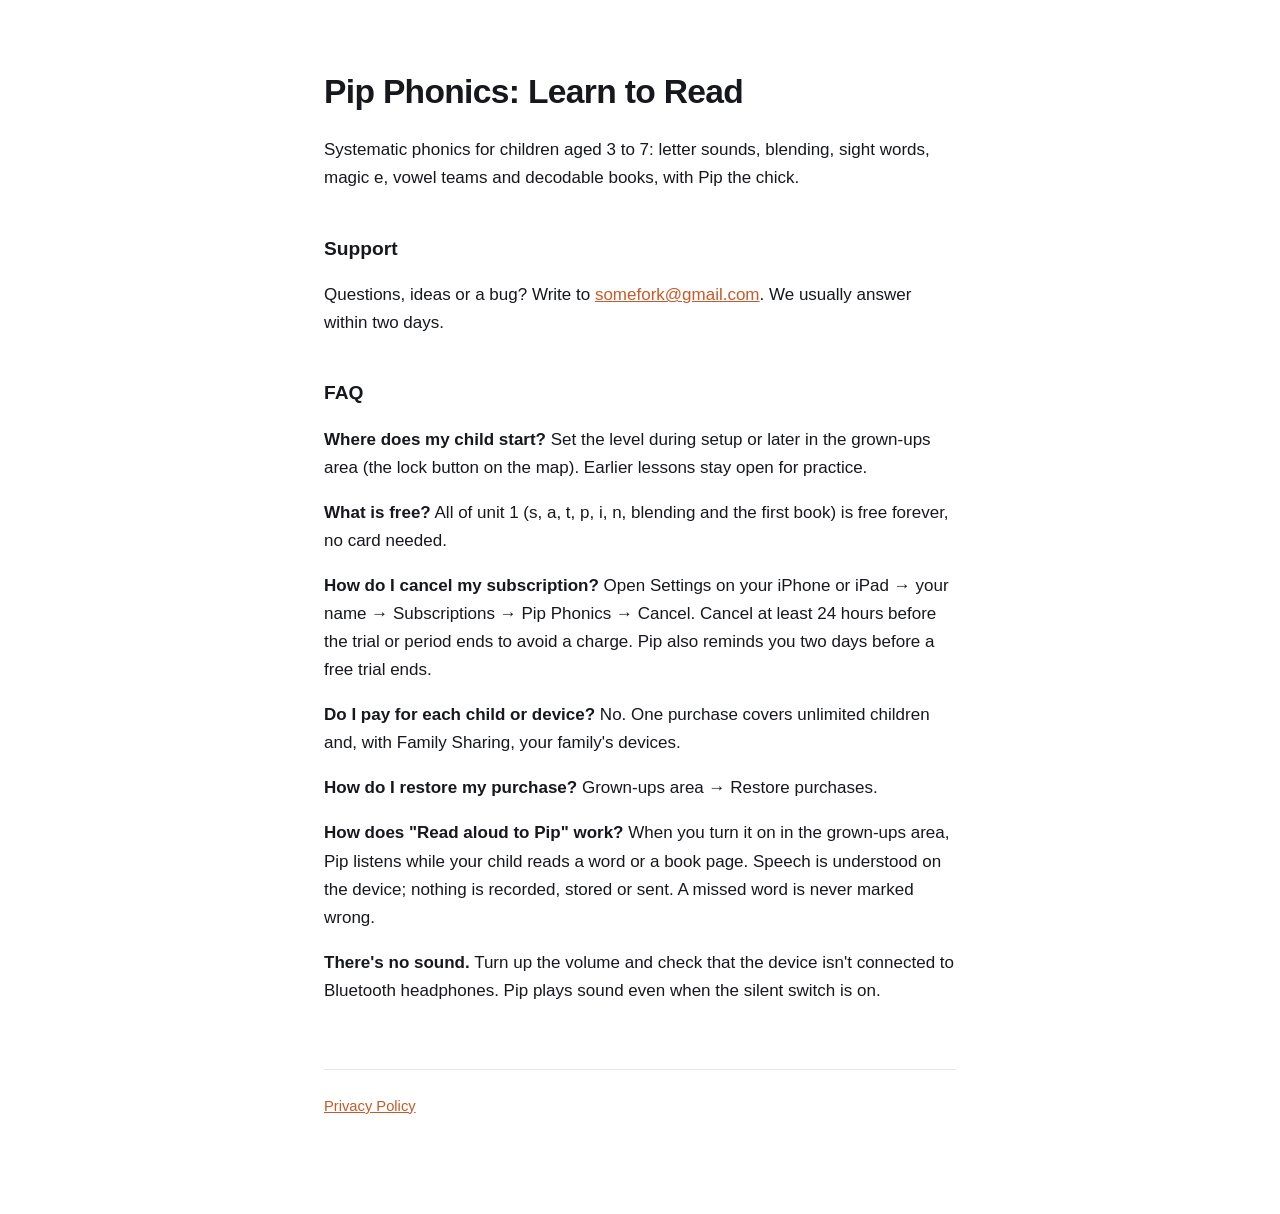
<file: index.html>
<!DOCTYPE html>
<html lang="en"><head><meta charset="utf-8"><meta name="viewport" content="width=device-width, initial-scale=1">
<title>Pip Phonics — Support</title><link rel="stylesheet" href="style.css"></head>
<body><main>
<h1>Pip Phonics: Learn to Read</h1>
<p>Systematic phonics for children aged 3 to 7: letter sounds, blending, sight words, magic e, vowel teams and decodable books, with Pip the chick.</p>
<h2>Support</h2>
<p>Questions, ideas or a bug? Write to <a href="mailto:somefork@gmail.com">somefork@gmail.com</a>. We usually answer within two days.</p>
<h2>FAQ</h2>
<p><b>Where does my child start?</b> Set the level during setup or later in the grown-ups area (the lock button on the map). Earlier lessons stay open for practice.</p>
<p><b>What is free?</b> All of unit 1 (s, a, t, p, i, n, blending and the first book) is free forever, no card needed.</p>
<p><b>How do I cancel my subscription?</b> Open Settings on your iPhone or iPad → your name → Subscriptions → Pip Phonics → Cancel. Cancel at least 24 hours before the trial or period ends to avoid a charge. Pip also reminds you two days before a free trial ends.</p>
<p><b>Do I pay for each child or device?</b> No. One purchase covers unlimited children and, with Family Sharing, your family's devices.</p>
<p><b>How do I restore my purchase?</b> Grown-ups area → Restore purchases.</p>
<p><b>How does "Read aloud to Pip" work?</b> When you turn it on in the grown-ups area, Pip listens while your child reads a word or a book page. Speech is understood on the device; nothing is recorded, stored or sent. A missed word is never marked wrong.</p>
<p><b>There's no sound.</b> Turn up the volume and check that the device isn't connected to Bluetooth headphones. Pip plays sound even when the silent switch is on.</p>
<footer><a href="privacy.html">Privacy Policy</a></footer>
</main></body></html>
</file>
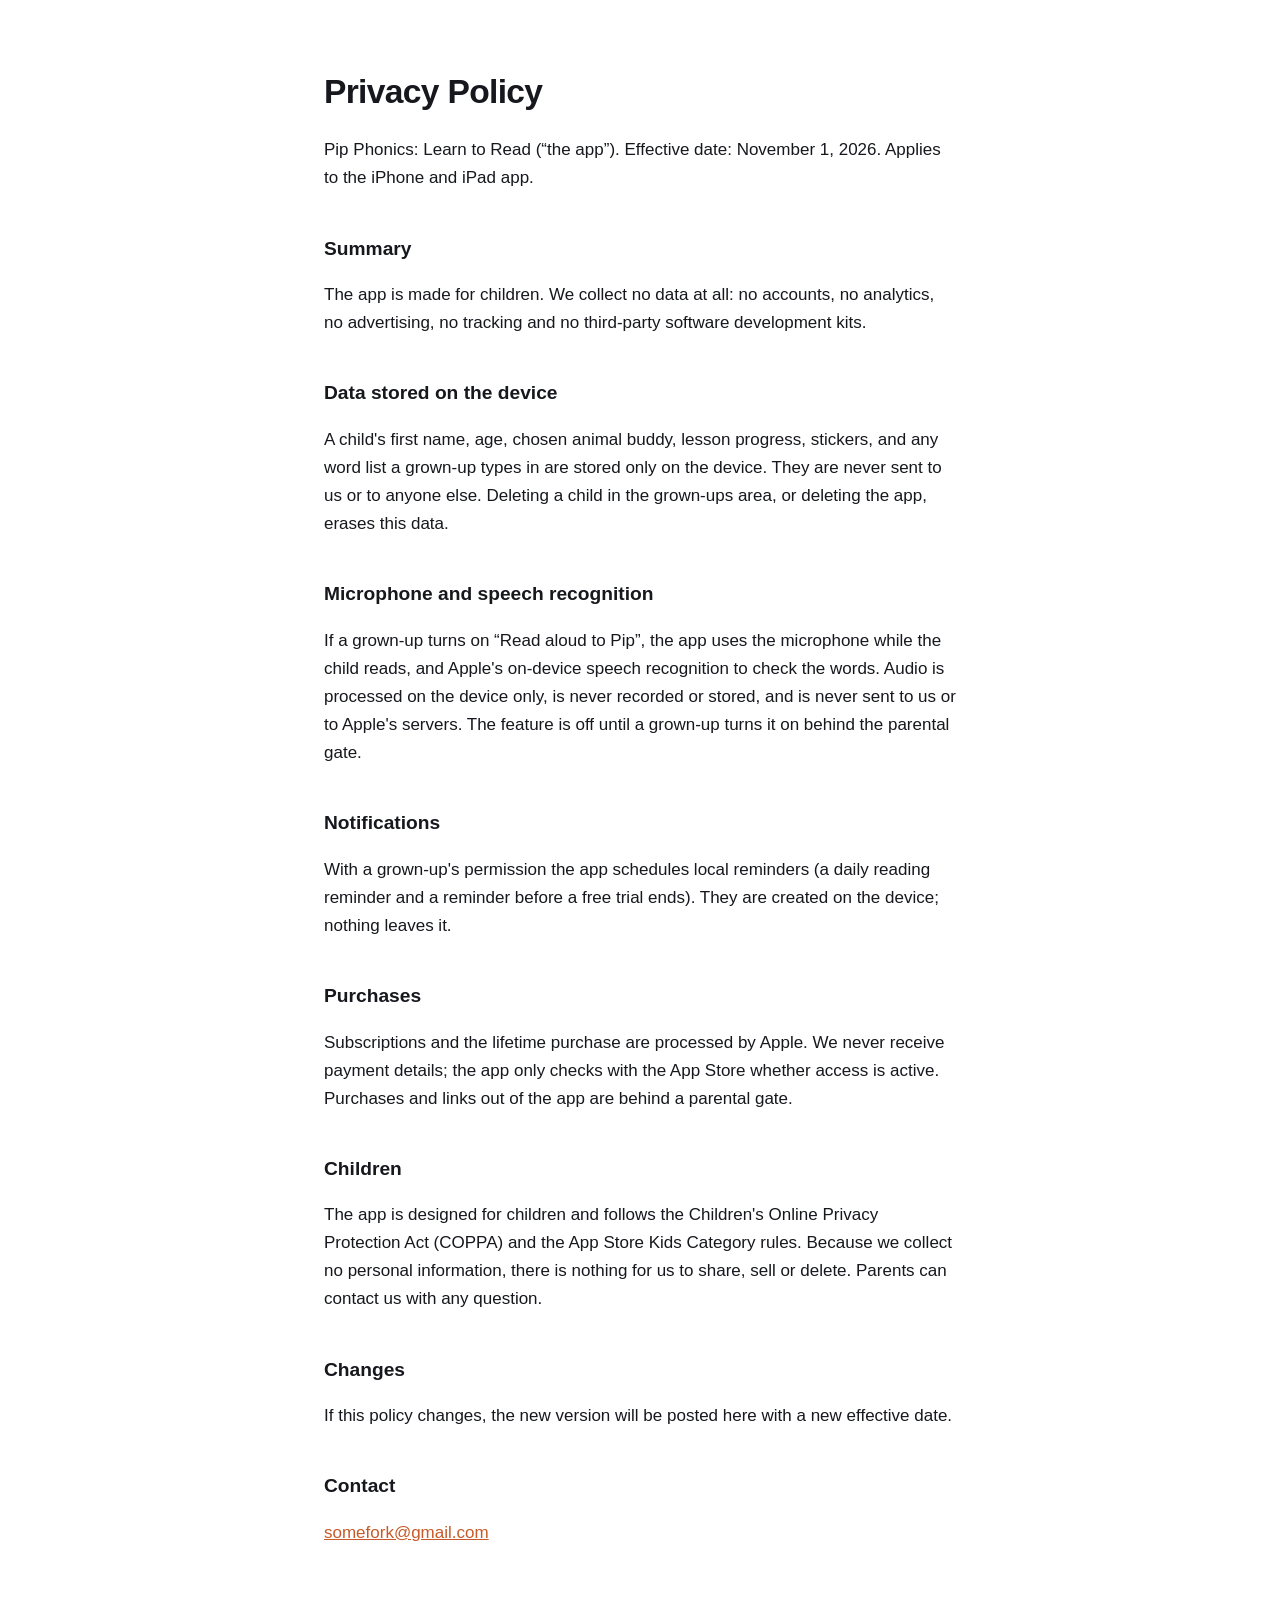
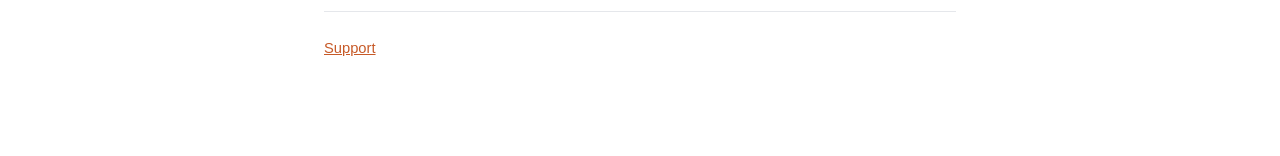
<file: privacy.html>
<!DOCTYPE html>
<html lang="en"><head><meta charset="utf-8"><meta name="viewport" content="width=device-width, initial-scale=1">
<title>Pip Phonics — Privacy Policy</title><link rel="stylesheet" href="style.css"></head>
<body><main>
<h1>Privacy Policy</h1>
<p>Pip Phonics: Learn to Read (“the app”). Effective date: November 1, 2026. Applies to the iPhone and iPad app.</p>
<h2>Summary</h2>
<p>The app is made for children. We collect no data at all: no accounts, no analytics, no advertising, no tracking and no third-party software development kits.</p>
<h2>Data stored on the device</h2>
<p>A child's first name, age, chosen animal buddy, lesson progress, stickers, and any word list a grown-up types in are stored only on the device. They are never sent to us or to anyone else. Deleting a child in the grown-ups area, or deleting the app, erases this data.</p>
<h2>Microphone and speech recognition</h2>
<p>If a grown-up turns on “Read aloud to Pip”, the app uses the microphone while the child reads, and Apple's on-device speech recognition to check the words. Audio is processed on the device only, is never recorded or stored, and is never sent to us or to Apple's servers. The feature is off until a grown-up turns it on behind the parental gate.</p>
<h2>Notifications</h2>
<p>With a grown-up's permission the app schedules local reminders (a daily reading reminder and a reminder before a free trial ends). They are created on the device; nothing leaves it.</p>
<h2>Purchases</h2>
<p>Subscriptions and the lifetime purchase are processed by Apple. We never receive payment details; the app only checks with the App Store whether access is active. Purchases and links out of the app are behind a parental gate.</p>
<h2>Children</h2>
<p>The app is designed for children and follows the Children's Online Privacy Protection Act (COPPA) and the App Store Kids Category rules. Because we collect no personal information, there is nothing for us to share, sell or delete. Parents can contact us with any question.</p>
<h2>Changes</h2>
<p>If this policy changes, the new version will be posted here with a new effective date.</p>
<h2>Contact</h2>
<p><a href="mailto:somefork@gmail.com">somefork@gmail.com</a></p>
<footer><a href="index.html">Support</a></footer>
</main></body></html>
</file>
<file: style.css>
:root { color-scheme: light dark; --ink: #16181d; --dim: #6b7280; --bg: #ffffff; --line: #e5e7eb; --tint: #c75a28; }
@media (prefers-color-scheme: dark) { :root { --ink: #ecedef; --dim: #9aa1ab; --bg: #16181d; --line: #2c3038; --tint: #f0a070; } }
* { box-sizing: border-box; }
body { margin: 0; background: var(--bg); color: var(--ink); font: 17px/1.65 -apple-system, BlinkMacSystemFont, "Segoe UI", Roboto, sans-serif; }
main { max-width: 42rem; margin: 0 auto; padding: 4rem 1.25rem 6rem; }
h1 { font-size: 2.1rem; letter-spacing: -0.02em; margin: 0 0 .25rem; }
h2 { font-size: 1.2rem; margin: 2.5rem 0 .6rem; }
.lead { color: var(--dim); margin: 0 0 2.5rem; }
a { color: var(--tint); }
dt { font-weight: 600; margin-top: 1.4rem; }
dd { margin: .3rem 0 0; color: var(--dim); }
footer { margin-top: 4rem; padding-top: 1.5rem; border-top: 1px solid var(--line); color: var(--dim); font-size: .92rem; }
</file>
